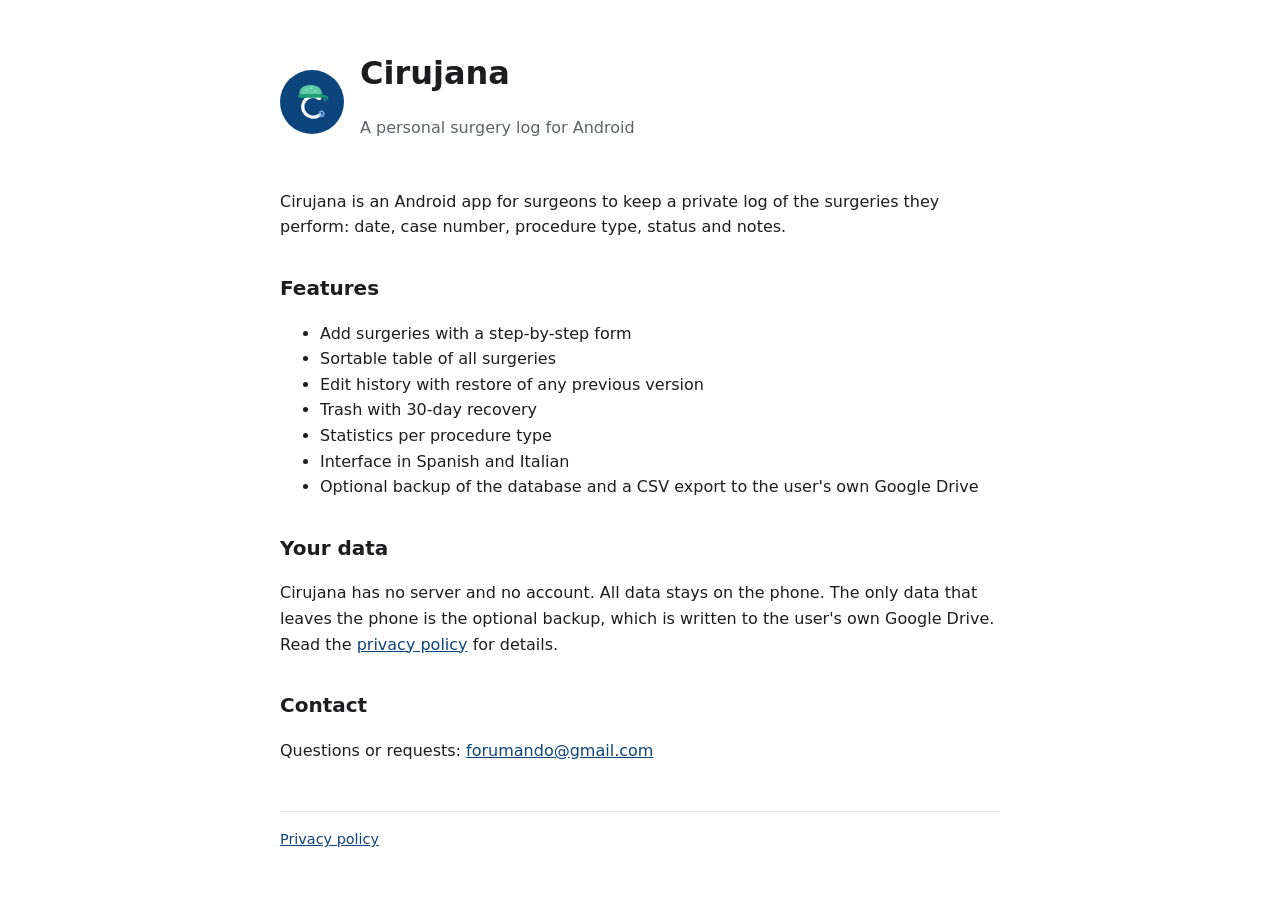
<file: index.html>
<!doctype html>
<html lang="en">
<head>
    <meta charset="utf-8">
    <meta name="viewport" content="width=device-width, initial-scale=1">
    <title>Cirujana</title>
    <meta name="description" content="Cirujana is a personal Android app for surgeons to log the surgeries they perform.">
    <link rel="icon" href="icon.svg" type="image/svg+xml">
    <link rel="stylesheet" href="style.css">
</head>
<body>
<main>
    <header>
        <img src="icon.svg" alt="">
        <div>
            <h1>Cirujana</h1>
            <p class="subtitle">A personal surgery log for Android</p>
        </div>
    </header>

    <p>Cirujana is an Android app for surgeons to keep a private log of the surgeries they perform: date, case number, procedure type, status and notes.</p>

    <h2>Features</h2>
    <ul>
        <li>Add surgeries with a step-by-step form</li>
        <li>Sortable table of all surgeries</li>
        <li>Edit history with restore of any previous version</li>
        <li>Trash with 30-day recovery</li>
        <li>Statistics per procedure type</li>
        <li>Interface in Spanish and Italian</li>
        <li>Optional backup of the database and a CSV export to the user's own Google Drive</li>
    </ul>

    <h2>Your data</h2>
    <p>Cirujana has no server and no account. All data stays on the phone. The only data that leaves the phone is the optional backup, which is written to the user's own Google Drive. Read the <a href="privacy.html">privacy policy</a> for details.</p>

    <h2>Contact</h2>
    <p>Questions or requests: <a href="mailto:forumando@gmail.com">forumando@gmail.com</a></p>

    <footer>
        <a href="privacy.html">Privacy policy</a>
    </footer>
</main>
</body>
</html>
</file>
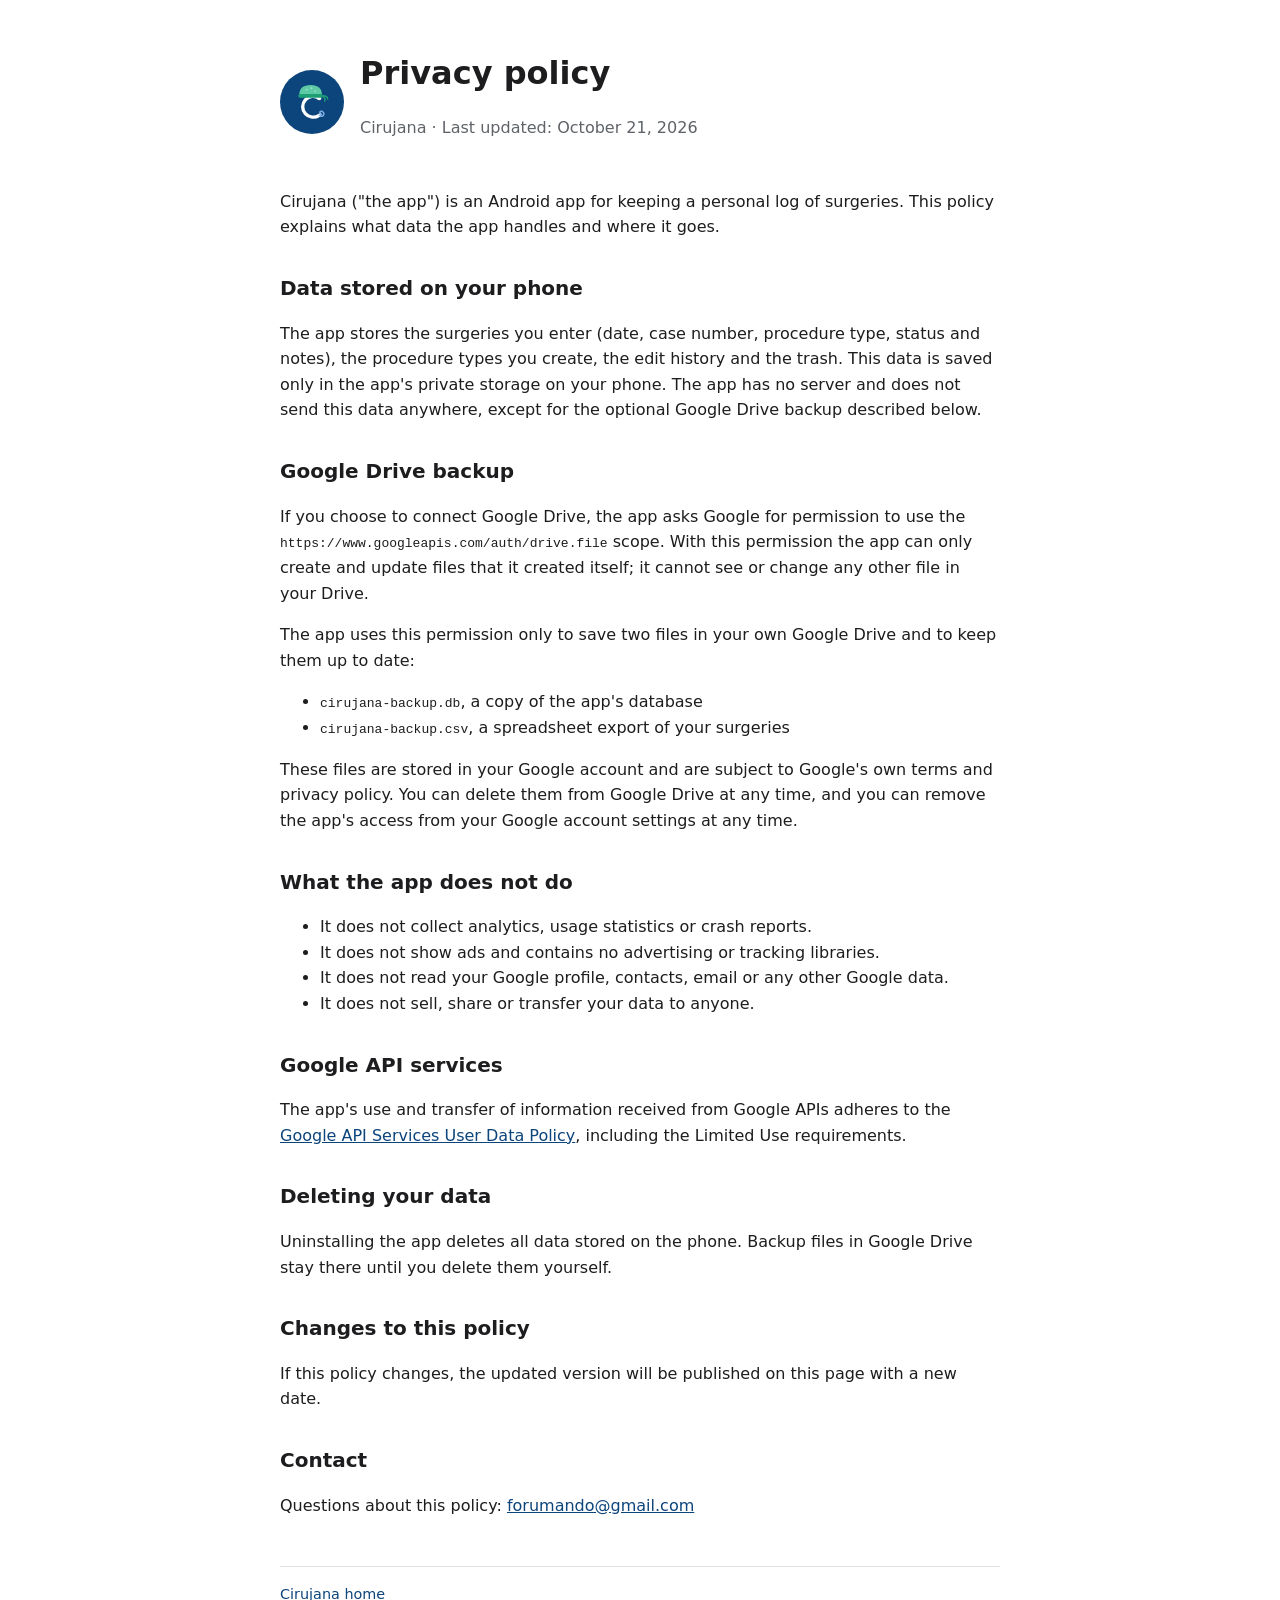
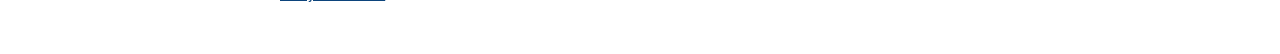
<file: privacy.html>
<!doctype html>
<html lang="en">
<head>
    <meta charset="utf-8">
    <meta name="viewport" content="width=device-width, initial-scale=1">
    <title>Cirujana privacy policy</title>
    <meta name="description" content="How the Cirujana Android app handles data.">
    <link rel="icon" href="icon.svg" type="image/svg+xml">
    <link rel="stylesheet" href="style.css">
</head>
<body>
<main>
    <header>
        <img src="icon.svg" alt="">
        <div>
            <h1>Privacy policy</h1>
            <p class="subtitle">Cirujana · Last updated: October 21, 2026</p>
        </div>
    </header>

    <p>Cirujana ("the app") is an Android app for keeping a personal log of surgeries. This policy explains what data the app handles and where it goes.</p>

    <h2>Data stored on your phone</h2>
    <p>The app stores the surgeries you enter (date, case number, procedure type, status and notes), the procedure types you create, the edit history and the trash. This data is saved only in the app's private storage on your phone. The app has no server and does not send this data anywhere, except for the optional Google Drive backup described below.</p>

    <h2>Google Drive backup</h2>
    <p>If you choose to connect Google Drive, the app asks Google for permission to use the <code>https://www.googleapis.com/auth/drive.file</code> scope. With this permission the app can only create and update files that it created itself; it cannot see or change any other file in your Drive.</p>
    <p>The app uses this permission only to save two files in your own Google Drive and to keep them up to date:</p>
    <ul>
        <li><code>cirujana-backup.db</code>, a copy of the app's database</li>
        <li><code>cirujana-backup.csv</code>, a spreadsheet export of your surgeries</li>
    </ul>
    <p>These files are stored in your Google account and are subject to Google's own terms and privacy policy. You can delete them from Google Drive at any time, and you can remove the app's access from your Google account settings at any time.</p>

    <h2>What the app does not do</h2>
    <ul>
        <li>It does not collect analytics, usage statistics or crash reports.</li>
        <li>It does not show ads and contains no advertising or tracking libraries.</li>
        <li>It does not read your Google profile, contacts, email or any other Google data.</li>
        <li>It does not sell, share or transfer your data to anyone.</li>
    </ul>

    <h2>Google API services</h2>
    <p>The app's use and transfer of information received from Google APIs adheres to the <a href="https://developers.google.com/terms/api-services-user-data-policy">Google API Services User Data Policy</a>, including the Limited Use requirements.</p>

    <h2>Deleting your data</h2>
    <p>Uninstalling the app deletes all data stored on the phone. Backup files in Google Drive stay there until you delete them yourself.</p>

    <h2>Changes to this policy</h2>
    <p>If this policy changes, the updated version will be published on this page with a new date.</p>

    <h2>Contact</h2>
    <p>Questions about this policy: <a href="mailto:forumando@gmail.com">forumando@gmail.com</a></p>

    <footer>
        <a href="index.html">Cirujana home</a>
    </footer>
</main>
</body>
</html>
</file>
<file: style.css>
:root {
    --background: #ffffff;
    --text: #1d1d1f;
    --muted: #5f6368;
    --accent: #0c447c;
    --border: #e3e3e3;
}

@media (prefers-color-scheme: dark) {
    :root {
        --background: #121212;
        --text: #ececec;
        --muted: #a8a8a8;
        --accent: #85b7eb;
        --border: #2c2c2c;
    }
}

body {
    margin: 0;
    background: var(--background);
    color: var(--text);
    font-family: system-ui, -apple-system, "Segoe UI", Roboto, sans-serif;
    line-height: 1.6;
}

main {
    max-width: 720px;
    margin: 0 auto;
    padding: 48px 16px;
}

header {
    display: flex;
    align-items: center;
    gap: 16px;
    margin-bottom: 32px;
}

header img {
    width: 64px;
    height: 64px;
}

h1 {
    margin: 0;
    font-size: 2rem;
}

h2 {
    margin-top: 2rem;
    font-size: 1.25rem;
}

a {
    color: var(--accent);
}

.subtitle,
footer {
    color: var(--muted);
}

footer {
    margin-top: 48px;
    padding-top: 16px;
    border-top: 1px solid var(--border);
    font-size: 0.9rem;
}
</file>
